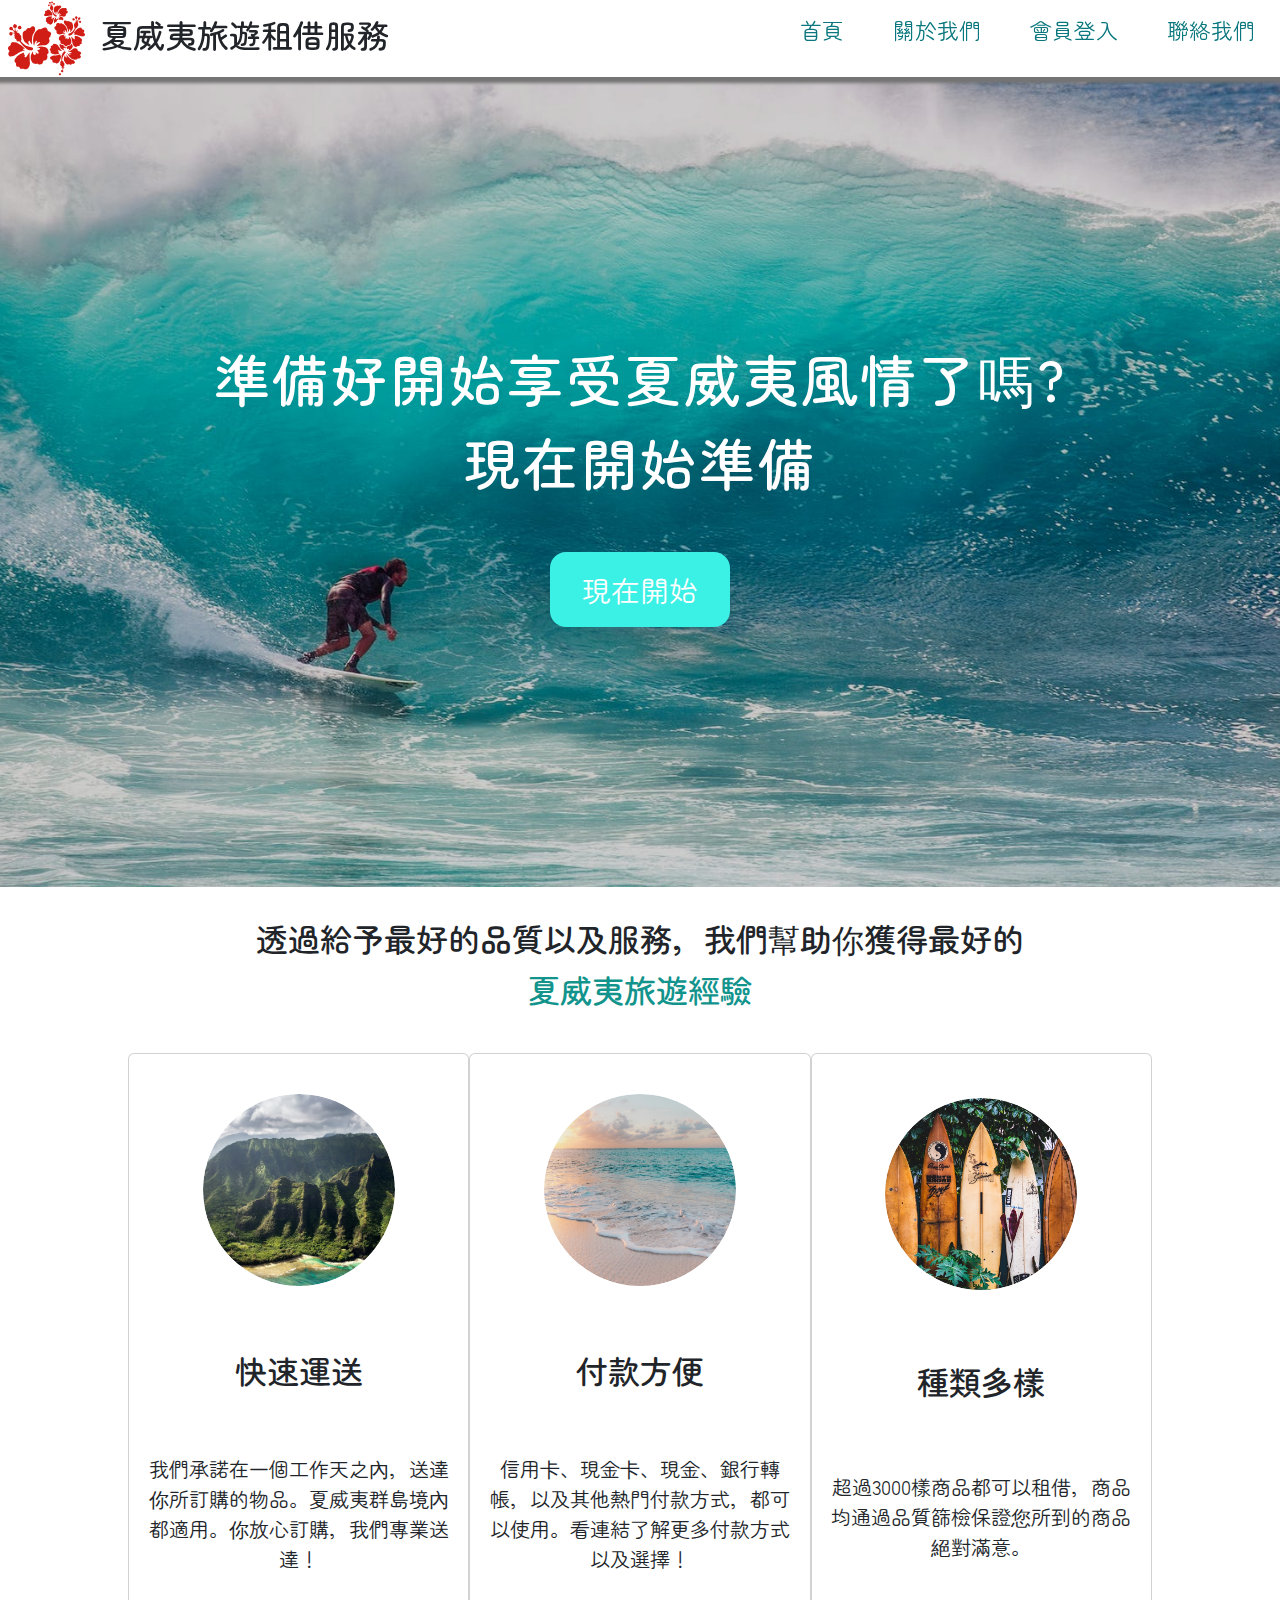
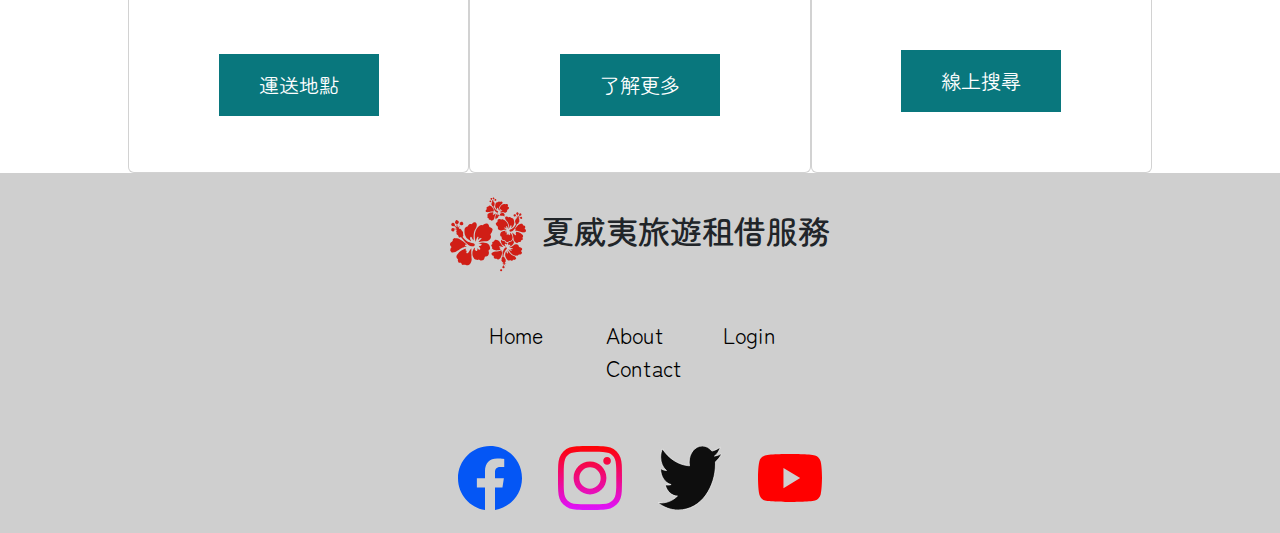
<file: index.html>
<!DOCTYPE html>
<html lang="zh">

<head>
    <meta charset="UTF-8">
    <meta name="viewport" content="width=device-width, initial-scale=1.0">
    <meta name=description content="">
    <meta name=keywords content="">
    <meta property=og:image content="">
    <meta property=og:url content="">
    <meta property=og:title content="">
    <title>夏威夷旅遊租借服務｜夏威夷最方便快速的旅遊出租服務網</title>
    <!-- google fonst 字型 搭配CSS-->
    <link rel="preconnect" href="https://fonts.googleapis.com">
    <link rel="preconnect" href="https://fonts.gstatic.com" crossorigin>
    <link href="https://fonts.googleapis.com/css2?family=Zen+Maru+Gothic:wght@300;400;500;700;900&display=swap"
        rel="stylesheet">
    <link rel="stylesheet" href="./style/style.css">
    <link rel="stylesheet" href="./myall.css">
    <link rel="stylesheet" href="./bootstrap.min.css">
</head>

<body>
    <header>
        <div class="logo">
            <img src="./Icons/black logo.svg" alt="Logo">
            <h1>夏威夷旅遊租借服務</h1>
        </div>

        <nav>
            <ul>
                <li><a href="index.html">首頁</a></li>
                <li><a href="./about.html">關於我們</a></li>
                <li><a href="member.html">會員登入</a></li>
                <li><a href="contact.html">聯絡我們</a></li>
            </ul>
        </nav>
    </header>

    <main>
        <section class="backImage">
            <div class="filter"></div>
            <h3>
                準備好開始享受夏威夷風情了嗎?<br>
                現在開始準備
            </h3>
            <button class="start">現在開始</button>
        </section>

        <section class="second">
            <h2>
                透過給予最好的品質以及服務，我們幫助你獲得最好的<br>
                <span style="color: #12948c;">夏威夷旅遊經驗</span>
            </h2>

            <section class="cards">
                <div class="card">
                    <div class="image-container">
                        <img src="./Pictures/braden-jarvis-prSogOoFmkw-unsplash.jpg" alt="picture">
                    </div>
                    <h4>快速運送</h4>
                    <p>我們承諾在一個工作天之內，送達你所訂購的物品。夏威夷群島境內都適用。你放心訂購，我們專業送達！</p>
                    <a href="#">運送地點</a>
                </div>
                <div class="card">
                    <div class="image-container">
                        <img src="./Pictures/sean-o-KMn4VEeEPR8-unsplash.jpg" alt="picture">
                    </div>
                    <h4>付款方便</h4>
                    <p>信用卡、現金卡、現金、銀行轉帳，以及其他熱門付款方式，都可以使用。看連結了解更多付款方式以及選擇！</p>
                    <a href="#">了解更多</a>
                </div>
                <div class="card">
                    <div class="image-container">
                        <img src="./Pictures/tatonomusic-FFCgotROOTY-unsplash.jpg" alt="picture">
                    </div>
                    <h4>種類多樣</h4>
                    <p>超過3000樣商品都可以租借，商品均通過品質篩檢保證您所到的商品絕對滿意。</p>
                    <a href="#">線上搜尋</a>
                </div>
            </section>
        </section>
    </main>

    <footer>
        <div class="logo">
            <img src="./Icons/black logo.svg" alt="Logo">
            <h1>夏威夷旅遊租借服務</h1>
        </div>

        <nav>
            <ul>
                <li><a href="index.html">Home</a></li>
                <li><a href="about.html">About</a></li>
                <li><a href="member.html">Login</a></li>
                <li><a href="contact.html">Contact</a></li>
            </ul>
        </nav>
        <section class="links">
            <a href="#"><img src="./Icons/facebook.svg" alt="facebook"></a>
            <a href="#"><img src="./Icons/instagram.svg" alt="instagram"></a>
            <a href="#"><img src="./Icons/twitter.svg" alt="twitter"></a>
            <a href="#"><img src="./Icons/youtube.svg" alt="youtube"></a>
        </section>
    </footer>
</body>

</html>
</file>
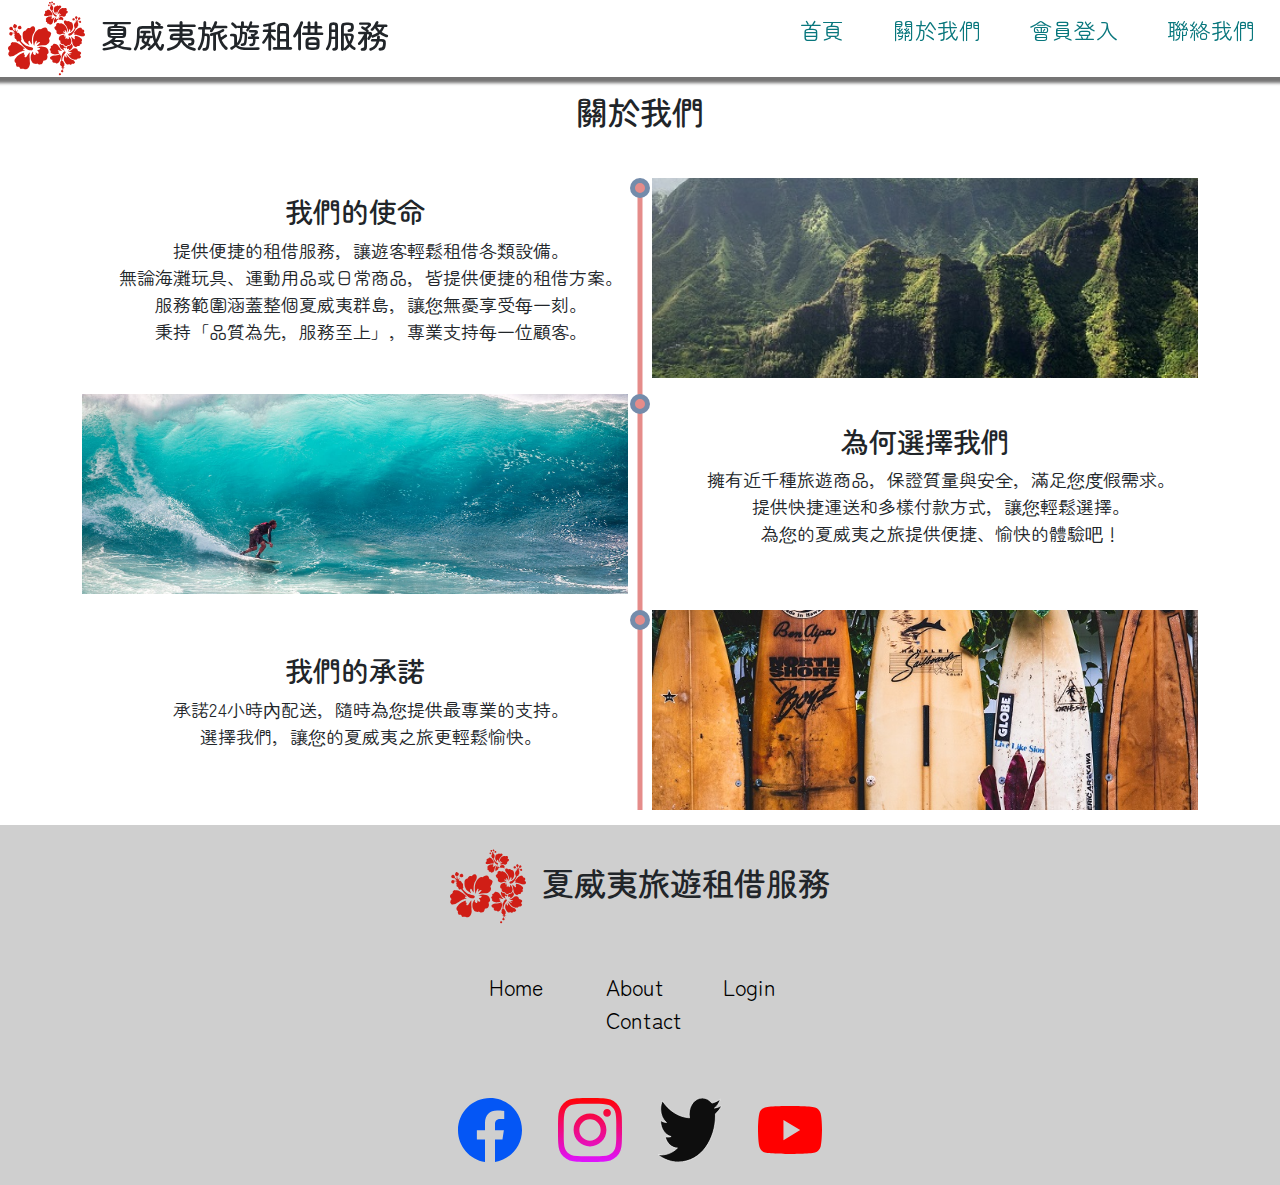
<file: 20241009-Hawaii-about.html>
<!DOCTYPE html>
<html lang="zh">

<head>
    <meta charset="UTF-8">
    <meta name="viewport" content="width=device-width, initial-scale=1.0">
    <meta name=description content="">
    <meta name=keywords content="">
    <meta property=og:image content="">
    <meta property=og:url content="">
    <meta property=og:title content="">
    <title>關於我們｜夏威夷旅遊租借服務</title>
    <!-- google fonst 字型 搭配CSS-->
    <link rel="preconnect" href="https://fonts.googleapis.com">
    <link rel="preconnect" href="https://fonts.gstatic.com" crossorigin>
    <link href="https://fonts.googleapis.com/css2?family=Zen+Maru+Gothic:wght@300;400;500;700;900&display=swap"
        rel="stylesheet">
    <link rel="stylesheet" href="./style/style.css">
    <link rel="stylesheet" href="./myall.css">
    <link rel="stylesheet" href="./bootstrap.min.css">

    <style>
        main {
            /* display: flex;
            flex-direction: column;
            min-height: calc(100vh - 60px); 
            justify-content: flex-start;
            padding: 20px 0; */
            background-color: #ffffff;
            padding: 15px;
        }


        main ul {
            list-style-type: none;
            font-size: 18px;
            text-align: center;
        }

        main ul li.break-word {
            overflow-wrap: break-word;
        }

        .rollerbox {
            position: relative;
            overflow: hidden;
        }

        /* .rollerbox .roller {
            position: absolute;
            content: "";
            width: 100%;
            height: 100%;
            background-color: rgba(0, 0, 0, 0.3);
            left: 0;
            transform: translateY(-100%);
        } */

        /* .rollerbox:hover .roller {
            transform: translateY(0%);
            transition: transform 2s;
        } */

        /* .rollerbox .roller .h1 a {
            line-height: 200px;
            text-decoration: none;
            color: var(--mycolor24);
        } */

        .timeline-section {
            position: relative;
        }

        .timeline-section::before {
            position: absolute;
            content: "";
            width: 5px;
            background-color: var(--mycolor23);
            top: 100px;
            bottom: 0;
            left: 50%;
            transform: translateX(-50%);
        }

        /* 時間軸圓點 */
        .timeline-section-pointer {
            position: relative;
        }

        .timeline-section-pointer::before {
            position: absolute;
            content: "";
            width: 20px;
            height: 20px;
            background-color: var(--mycolor23);
            border: 5px solid var(--mycolor19);
            top: 0%;
            border-radius: 50%;
            left: 50%;
            transform: translateX(-50%);
        }

        .timeline-section-pointer:hover::before {
            width: 23px;
            height: 23px;
        }



        @media screen and (max-width: 768px) {
            .timeline-section::before {
                left: -20px;
                display: none;
            }

            .timeline-section-pointer::before {
                left: -8px;
                display: none;
            }
        }
    </style>


</head>

<body>
    <header>
        <div class="logo">
            <img src="./Icons/black logo.svg" alt="Logo">
            <h1>夏威夷旅遊租借服務</h1>
        </div>

        <nav>
            <ul>
                <li><a href="20241009-Hawaii-index.html">首頁</a></li>
                <li><a href="20241009-Hawaii-about.html">關於我們</a></li>
                <li><a href="20241009-Hawaii-member.html">會員登入</a></li>
                <li><a href="20241009-Hawaii-contact.html">聯絡我們</a></li>
            </ul>
        </nav>
    </header>

    <main>
        <section>
            <div class="container">
                <div class="timeline-section">
                    <div class="h1 text01 text-center fw-900 mb-5">
                        <h2>關於我們</h2>
                    </div>
                    <div class="row align-items-center timeline-section-pointer">
                        <div class="col-md-6">
                            <div class="text02">
                                <div class="h3 fw-500 text-center">我們的使命</div>
                                <ul>
                                    <li class="break-word">提供便捷的租借服務，讓遊客輕鬆租借各類設備。</li>
                                    <li class="break-word">無論海灘玩具、運動用品或日常商品，皆提供便捷的租借方案。</li>
                                    <li class="break-word">服務範圍涵蓋整個夏威夷群島，讓您無憂享受每一刻。</li>
                                    <li class="break-word">秉持「品質為先，服務至上」，專業支持每一位顧客。</li>
                                </ul>
                            </div>
                        </div>
                        <div class="col-md-6">
                            <div class="img01 bg-cover rollerbox"
                                style="background-image: url('./Pictures/braden-jarvis-prSogOoFmkw-unsplash.jpg'); height: 200px;">
                                <!-- <div class="roller">
                                <div class="h1 text-center"><a href="#">查看我們的服務</a></div>
                            </div> -->
                            </div>
                        </div>
                    </div>

                    <div class="row align-items-center flex-row-reverse mt-3 timeline-section-pointer">
                        <div class="col-md-6">
                            <div class="text02">
                                <div class="h3 fw-500 text-center">為何選擇我們</div>
                                <ul>
                                    <li class="break-word">擁有近千種旅遊商品，保證質量與安全，滿足您度假需求。</li>
                                    <li class="break-word">提供快捷運送和多樣付款方式，讓您輕鬆選擇。</li>
                                    <li class="break-word">為您的夏威夷之旅提供便捷、愉快的體驗吧！</li>
                                </ul>
                            </div>
                        </div>
                        <div class="col-md-6">
                            <div class="img01 bg-cover rollerbox "
                                style="background-image: url(./Pictures/pexels-photo-416676.jpeg); height: 200px;">
                                <!-- <div class="roller">
                                <div class="h1 text-center"><a href="#">了解更多</a></div>
                            </div> -->
                            </div>
                        </div>
                    </div>

                    <div class="row align-items-center mt-3 timeline-section-pointer">
                        <div class="col-md-6">
                            <div class="text02">
                                <div class="h3 fw-500 text-center">我們的承諾</div>
                                <ul>
                                    <li class="break-word">承諾24小時內配送，隨時為您提供最專業的支持。</li>
                                    <li class="break-word">選擇我們，讓您的夏威夷之旅更輕鬆愉快。</li>
                                </ul>
                            </div>
                        </div>
                        <div class="col-md-6">
                            <div class="img01 bg-cover rollerbox"
                                style="background-image: url(./Pictures/tatonomusic-FFCgotROOTY-unsplash.jpg); height: 200px;">
                                <!-- <div class="roller">
                                <div class="h1 text-center"><a href="#">了解我們的更多服務</a></div>
                            </div> -->
                            </div>
                        </div>
                    </div>
                </div>
            </div>
        </section>
    </main>

    <footer>
        <div class="logo">
            <img src="./Icons/black logo.svg" alt="Logo">
            <h1>夏威夷旅遊租借服務</h1>
        </div>

        <nav>
            <ul>
                <li><a href="20241009-Hawaii-index.html">Home</a></li>
                <li><a href="20241009-Hawaii-about.html">About</a></li>
                <li><a href="20241009-Hawaii-member.html">Login</a></li>
                <li><a href="20241009-Hawaii-contact.html">Contact</a></li>
            </ul>
        </nav>

        <section class="links">
            <a href="#"><img src="./Icons/facebook.svg" alt="facebook"></a>
            <a href="#"><img src="./Icons/instagram.svg" alt="instagram"></a>
            <a href="#"><img src="./Icons/twitter.svg" alt="twitter"></a>
            <a href="#"><img src="./Icons/youtube.svg" alt="youtube"></a>
        </section>
    </footer>
    <script src="./js/bootstrap.bundle.min.js"></script>
</body>

</html>
</file>
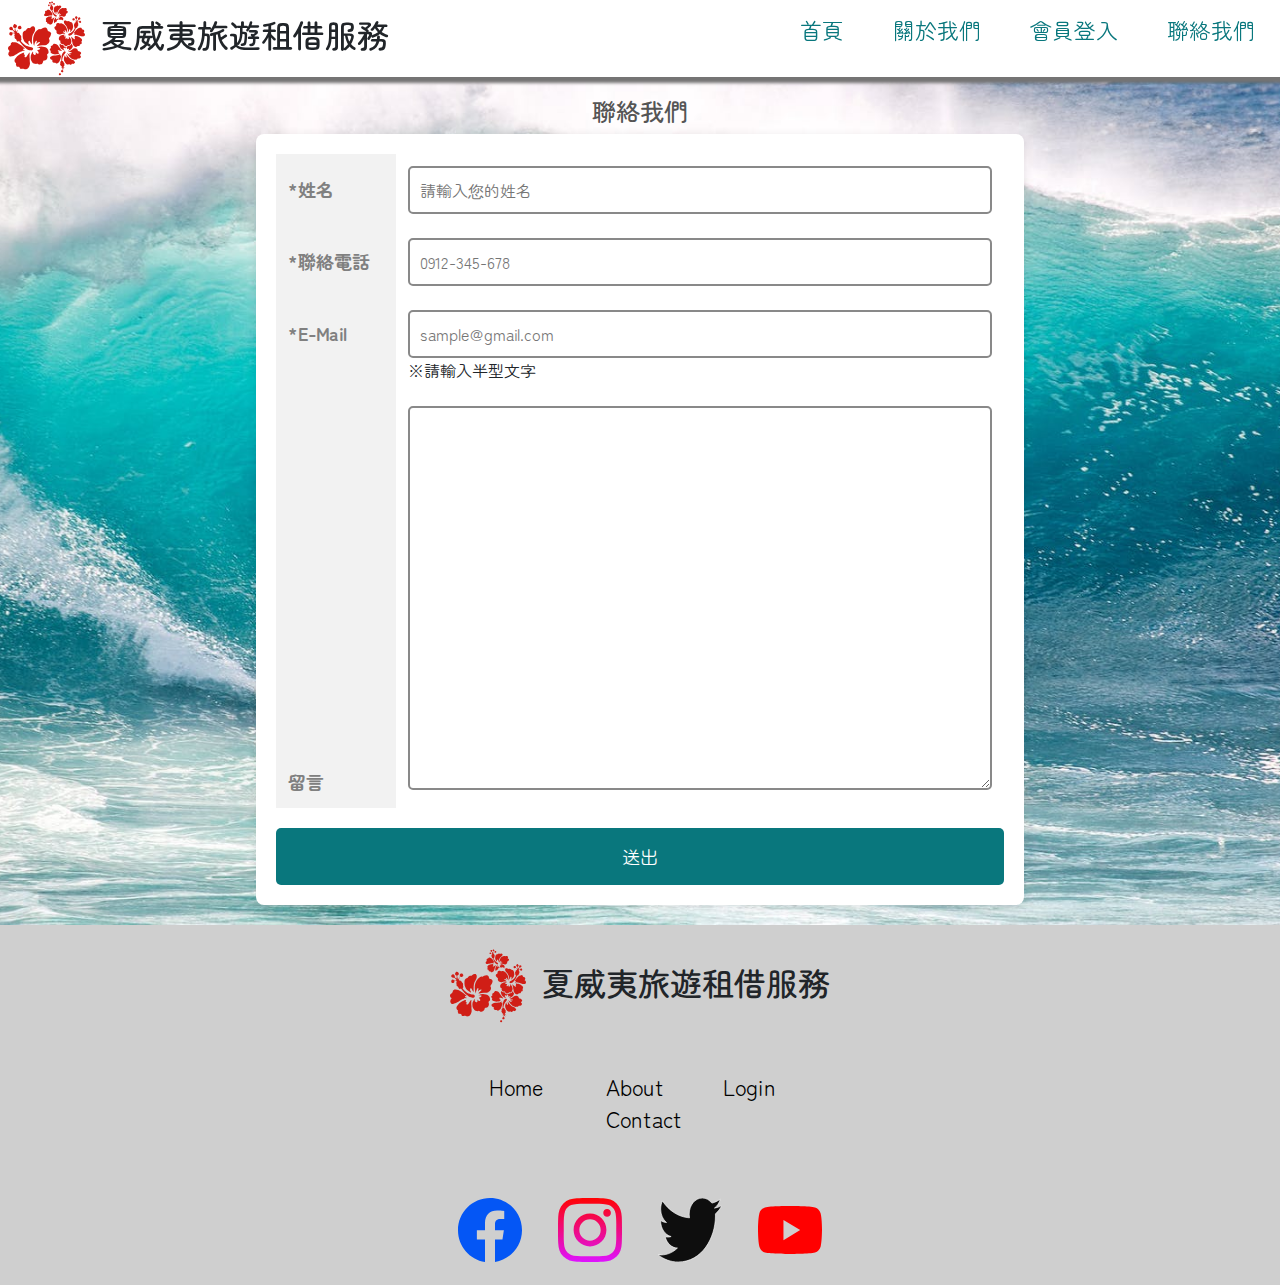
<file: 20241009-Hawaii-contact.html>
<!DOCTYPE html>
<html lang="zh">

<head>
    <meta charset="UTF-8">
    <meta name="viewport" content="width=device-width, initial-scale=1.0">
    <meta name=description content="">
    <meta name=keywords content="">
    <meta property=og:image content="">
    <meta property=og:url content="">
    <meta property=og:title content="">
    <title>夏威夷旅遊租借服務｜夏威夷最方便快速的旅遊出租服務網</title>
    <!-- google fonst 字型 搭配CSS-->
    <link rel="preconnect" href="https://fonts.googleapis.com">
    <link rel="preconnect" href="https://fonts.gstatic.com" crossorigin>
    <link href="https://fonts.googleapis.com/css2?family=Zen+Maru+Gothic:wght@300;400;500;700;900&display=swap"
        rel="stylesheet">
    <link rel="stylesheet" href="./style/style.css">
    <link rel="stylesheet" href="./myall.css">
    <link rel="stylesheet" href="./bootstrap.min.css">
    <style>
        /* 設定頁面基本字體和間距 */
        /* body {
            font-family: 'Arial', sans-serif;
            margin: 0;
            padding: 0;
            background-color: #f7f7f7;
            color: #333;
        } */

        /* 標題樣式 */
        h2 {
            text-align: center;
            font-size: 24px;
            color: #555;
            margin-top: 20px;
        }

        /* 表單容器 */
        form {
            margin: 0 auto;
            width: 60%;
            background-color: #fff;
            padding: 20px;
            border-radius: 8px;
            box-shadow: 0 2px 10px rgba(0, 0, 0, 0.1);
            margin-bottom: 20px;
        }

        /* 表格樣式 */
        .contact {
            width: 100%;
            /* border-collapse: collapse; */
            margin-bottom: 20px;
        }

        .contact th,.contact td {
            padding: 12px;
            text-align: left;
        }

        .contact th {
            width: 120px;
            background-color: #f2f2f2;
            font-weight: bolder;
            color: #808080;
            font-size: 18px;
        }

        .contact td input,
        .contact td textarea {
            width: 100%;
            padding: 10px;
            border: 2px solid #898989;
            border-radius: 5px;
            font-size: 16px;
        }

        /* .contact td textarea {
            resize: vertical;
        } */

        .btn {
            display: block;
            width: 100%;
            padding: 15px;
            background-color: #09777d;
            color: white;
            font-size: 18px;
            border: none;
            border-radius: 5px;
            cursor: pointer;
            /* transition: background-color 0.3s ease; */
        }

        /* .btn:hover {
            background-color: #45a049;
        }

        .btn:active {
            background-color: #3e8e41;
        } */

        /* 響應式設計：當螢幕小於768px時調整表單寬度 */
        @media (max-width: 768px) {
            form {
                width: 90%;
            }
        }
    </style>

</head>

<body>
    <header>
        <div class="logo">
            <img src="./Icons/black logo.svg" alt="Logo">
            <h1>夏威夷旅遊租借服務</h1>
        </div>

        <nav>
            <ul>
                <li><a href="20241009-Hawaii-index.html">首頁</a></li>
                <li><a href="20241009-Hawaii-about.html">關於我們</a></li>
                <li><a href="20241009-Hawaii-member.html">會員登入</a></li>
                <li><a href="20241009-Hawaii-contact.html">聯絡我們</a></li>
            </ul>
        </nav>
    </header>

    <main>
        <section class="backImage">
            <h2>聯絡我們</h2>
            <form action="#">
                <table class="contact">
                    <tr>
                        <th>*姓名</th>
                        <td>
                            <input type="text" name="name" placeholder="請輸入您的姓名" required>
                        </td>
                    </tr>
                    <tr>
                        <th>*聯絡電話</th>
                        <td>
                            <input type="tel" name="tel"  placeholder="0912-345-678" required>
                        </td>
                    </tr>
                    <tr>
                        <th>*E-Mail</th>
                        <td>
                            <input type="email" name="email" placeholder="sample@gmail.com" required>※請輸入半型文字
                        </td>
                    </tr>
                    <tr>
                        <th>留言</th>
                        <td><textarea name="message" rows="15" cols="45"></textarea></td>
                    </tr>
                </table>
                <button type="submit" class="btn">送出</button>
            </form>
        </section>
    </main>

    <footer>
        <div class="logo">
            <img src="./Icons/black logo.svg" alt="Logo">
            <h1>夏威夷旅遊租借服務</h1>
        </div>

        <nav>
            <ul>
                <li><a href="20241009-Hawaii-index.html">Home</a></li>
                <li><a href="20241009-Hawaii-about.html">About</a></li>
                <li><a href="20241009-Hawaii-member.html">Login</a></li>
                <li><a href="20241009-Hawaii-contact.html">Contact</a></li>
            </ul>
        </nav>

        <section class="links">
            <a href="#"><img src="./Icons/facebook.svg" alt="facebook"></a>
            <a href="#"><img src="./Icons/instagram.svg" alt="instagram"></a>
            <a href="#"><img src="./Icons/twitter.svg" alt="twitter"></a>
            <a href="#"><img src="./Icons/youtube.svg" alt="youtube"></a>
        </section>
    </footer>
</body>

</html>
</file>
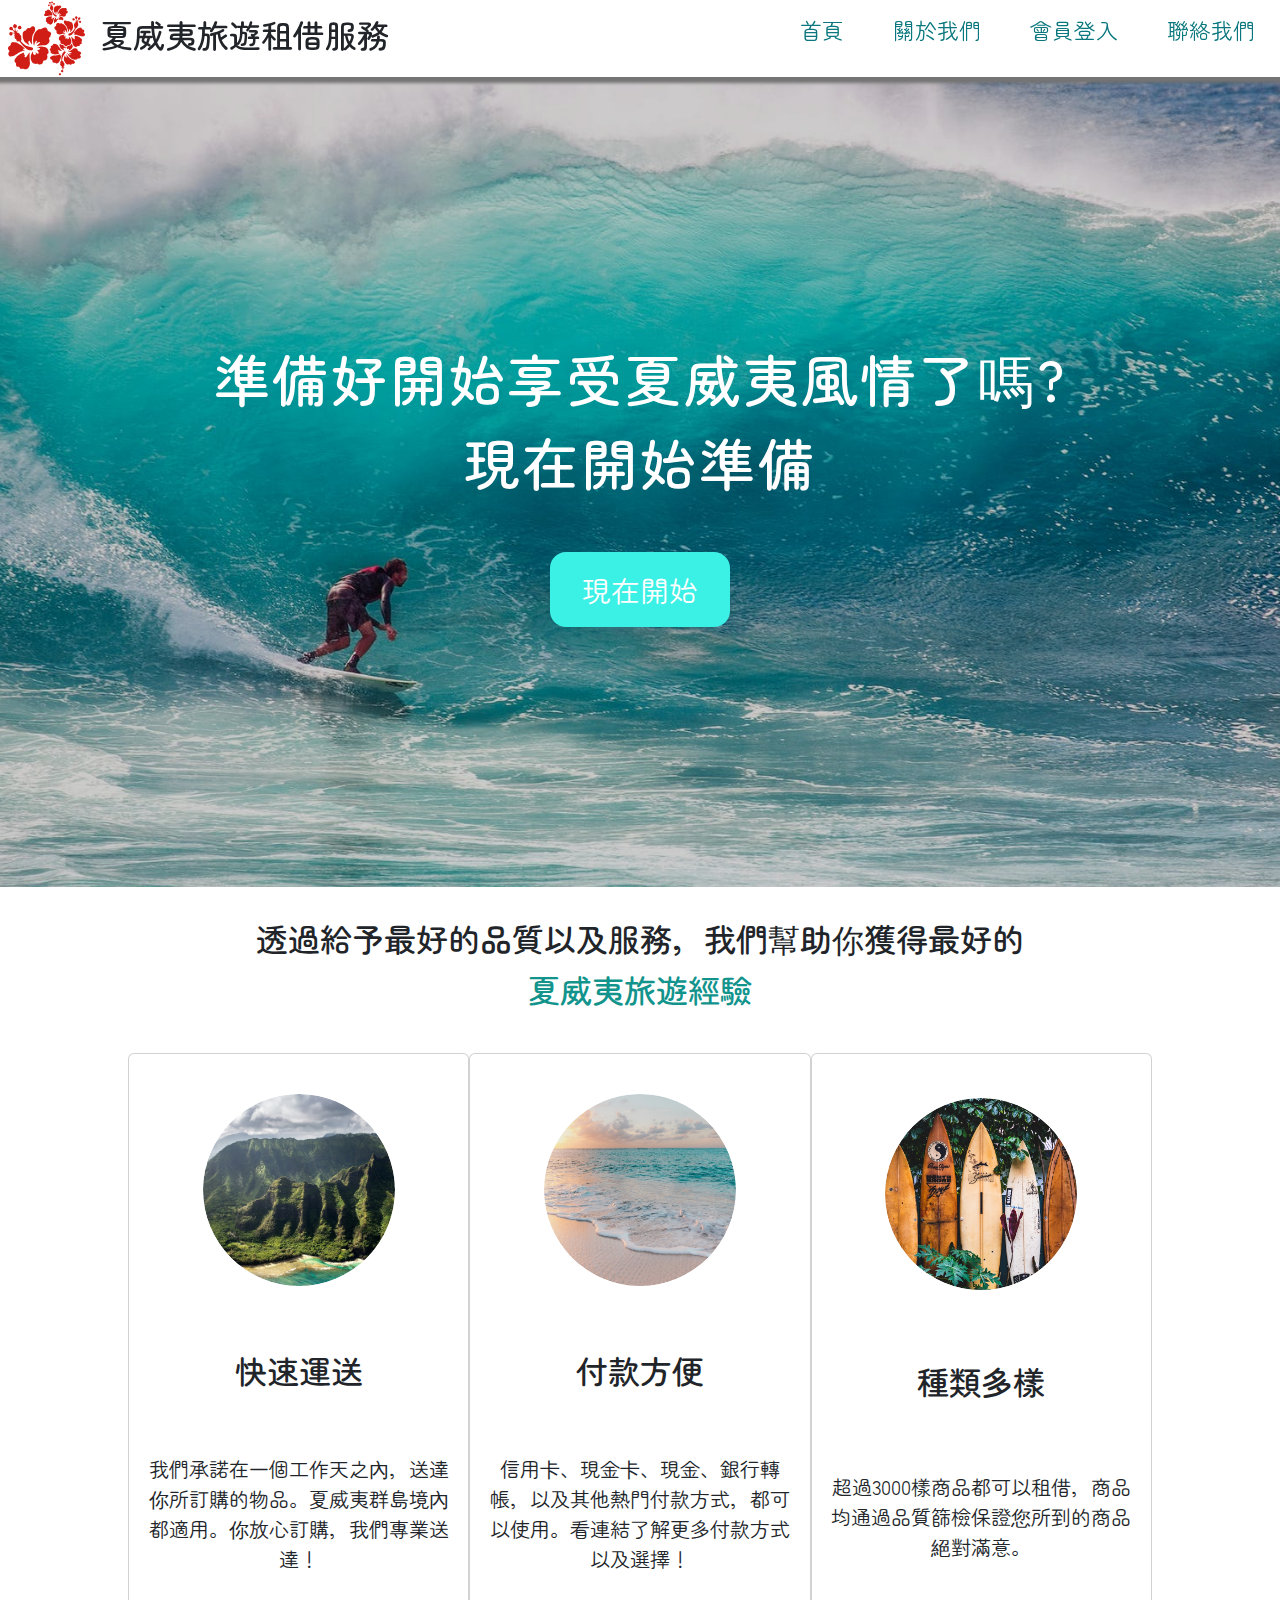
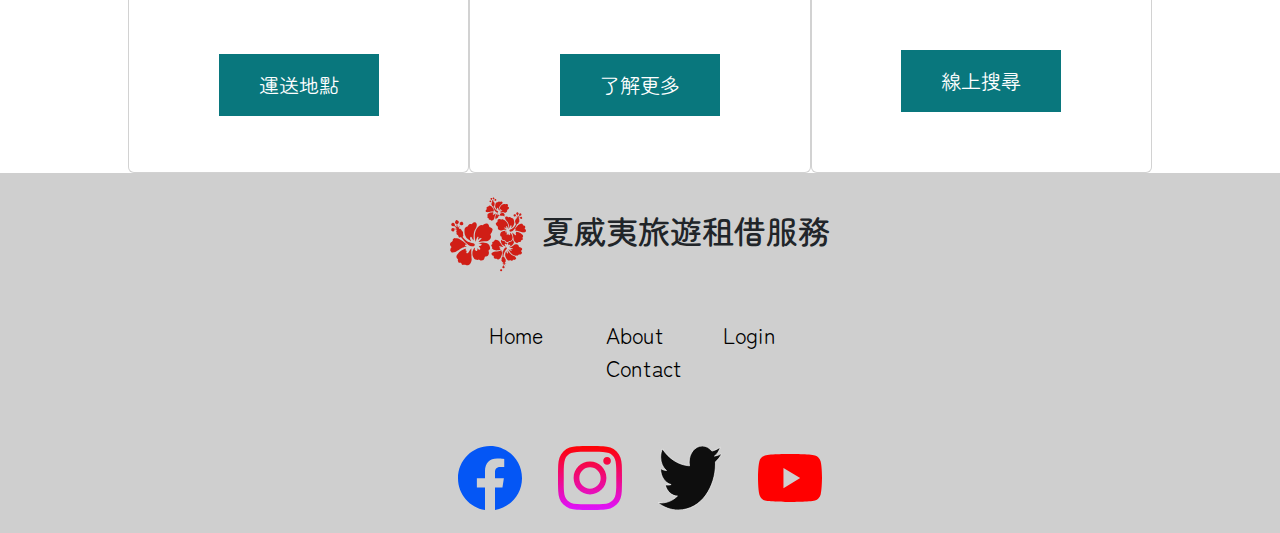
<file: 20241009-Hawaii-index.html>
<!DOCTYPE html>
<html lang="zh">

<head>
    <meta charset="UTF-8">
    <meta name="viewport" content="width=device-width, initial-scale=1.0">
    <meta name=description content="">
    <meta name=keywords content="">
    <meta property=og:image content="">
    <meta property=og:url content="">
    <meta property=og:title content="">
    <title>夏威夷旅遊租借服務｜夏威夷最方便快速的旅遊出租服務網</title>
    <!-- google fonst 字型 搭配CSS-->
    <link rel="preconnect" href="https://fonts.googleapis.com">
    <link rel="preconnect" href="https://fonts.gstatic.com" crossorigin>
    <link href="https://fonts.googleapis.com/css2?family=Zen+Maru+Gothic:wght@300;400;500;700;900&display=swap"
        rel="stylesheet">
    <link rel="stylesheet" href="./style/style.css">
    <link rel="stylesheet" href="./myall.css">
    <link rel="stylesheet" href="./bootstrap.min.css">
</head>

<body>
    <header>
        <div class="logo">
            <img src="./Icons/black logo.svg" alt="Logo">
            <h1>夏威夷旅遊租借服務</h1>
        </div>

        <nav>
            <ul>
                <li><a href="20241009-Hawaii-index.html">首頁</a></li>
                <li><a href="20241009-Hawaii-about.html">關於我們</a></li>
                <li><a href="20241009-Hawaii-member.html">會員登入</a></li>
                <li><a href="20241009-Hawaii-contact.html">聯絡我們</a></li>
            </ul>
        </nav>
    </header>

    <main>
        <section class="backImage">
            <div class="filter"></div>
            <h3>
                準備好開始享受夏威夷風情了嗎?<br>
                現在開始準備
            </h3>
            <button class="start">現在開始</button>
        </section>

        <section class="second">
            <h2>
                透過給予最好的品質以及服務，我們幫助你獲得最好的<br>
                <span style="color: #12948c;">夏威夷旅遊經驗</span>
            </h2>

            <section class="cards">
                <div class="card">
                    <div class="image-container">
                        <img src="./Pictures/braden-jarvis-prSogOoFmkw-unsplash.jpg" alt="picture">
                    </div>
                    <h4>快速運送</h4>
                    <p>我們承諾在一個工作天之內，送達你所訂購的物品。夏威夷群島境內都適用。你放心訂購，我們專業送達！</p>
                    <a href="#">運送地點</a>
                </div>
                <div class="card">
                    <div class="image-container">
                        <img src="./Pictures/sean-o-KMn4VEeEPR8-unsplash.jpg" alt="picture">
                    </div>
                    <h4>付款方便</h4>
                    <p>信用卡、現金卡、現金、銀行轉帳，以及其他熱門付款方式，都可以使用。看連結了解更多付款方式以及選擇！</p>
                    <a href="#">了解更多</a>
                </div>
                <div class="card">
                    <div class="image-container">
                        <img src="./Pictures/tatonomusic-FFCgotROOTY-unsplash.jpg" alt="picture">
                    </div>
                    <h4>種類多樣</h4>
                    <p>超過3000樣商品都可以租借，商品均通過品質篩檢保證您所到的商品絕對滿意。</p>
                    <a href="#">線上搜尋</a>
                </div>
            </section>
        </section>
    </main>

    <footer>
        <div class="logo">
            <img src="./Icons/black logo.svg" alt="Logo">
            <h1>夏威夷旅遊租借服務</h1>
        </div>

        <nav>
            <ul>
                <li><a href="20241009-Hawaii-index.html">Home</a></li>
                <li><a href="20241009-Hawaii-about.html">About</a></li>
                <li><a href="20241009-Hawaii-member.html">Login</a></li>
                <li><a href="20241009-Hawaii-contact.html">Contact</a></li>
            </ul>
        </nav>
        <section class="links">
            <a href="#"><img src="./Icons/facebook.svg" alt="facebook"></a>
            <a href="#"><img src="./Icons/instagram.svg" alt="instagram"></a>
            <a href="#"><img src="./Icons/twitter.svg" alt="twitter"></a>
            <a href="#"><img src="./Icons/youtube.svg" alt="youtube"></a>
        </section>
    </footer>
</body>

</html>
</file>
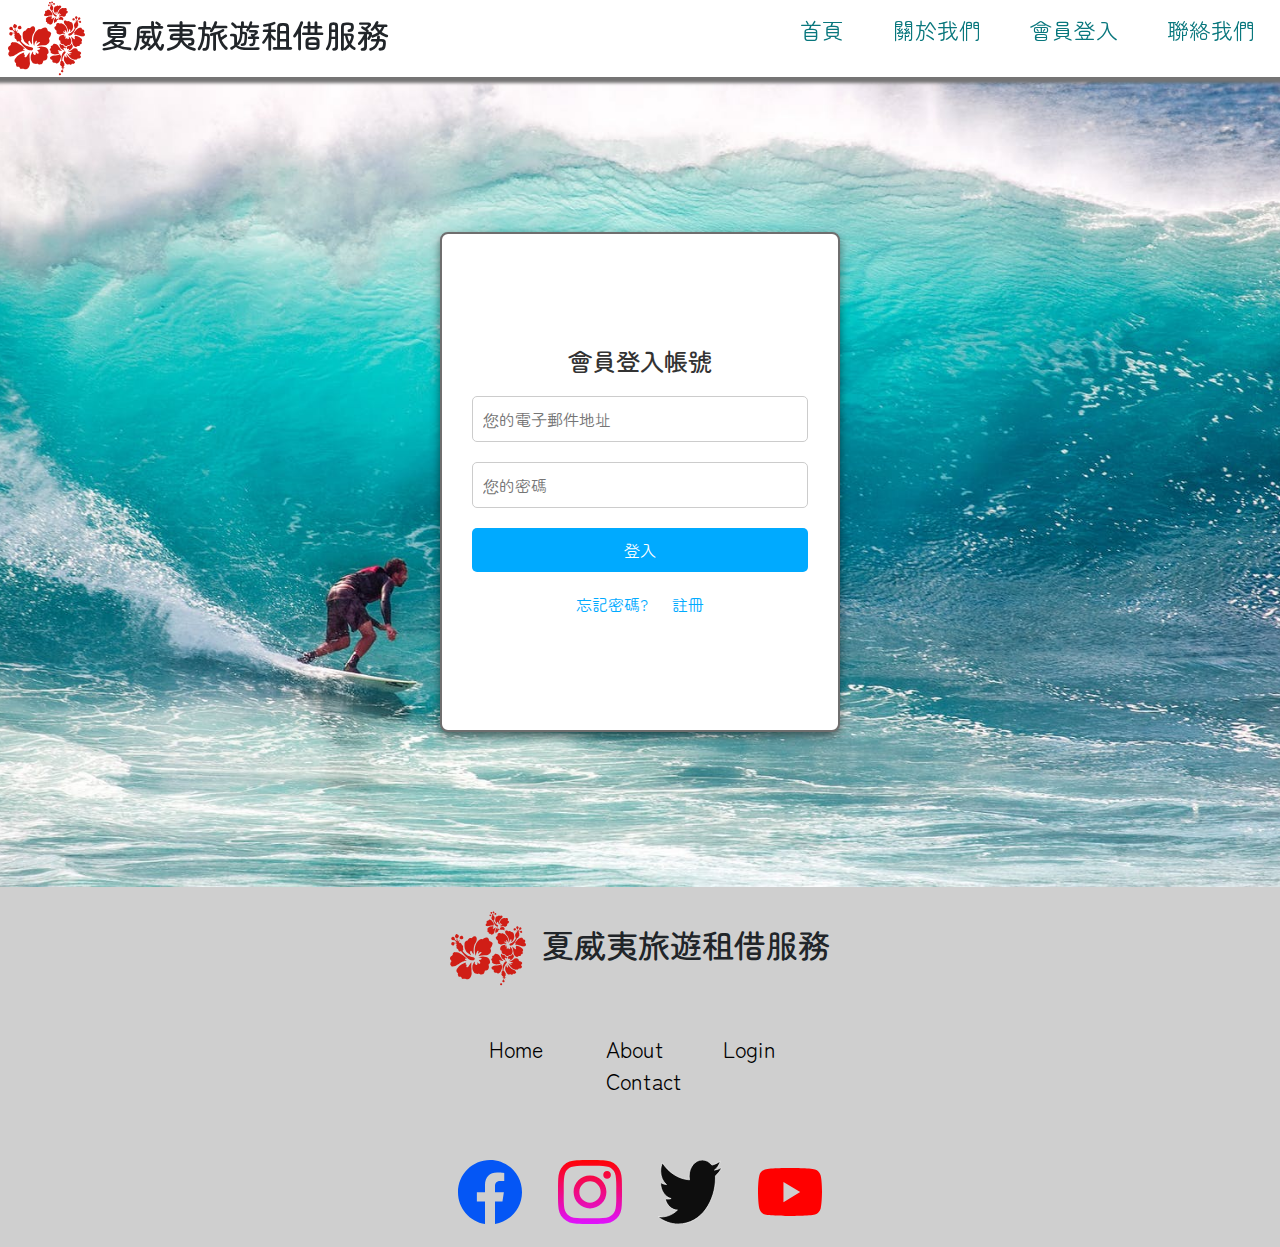
<file: 20241009-Hawaii-member.html>
<!DOCTYPE html>
<html lang="zh">

<head>
    <meta charset="UTF-8">
    <meta name="viewport" content="width=device-width, initial-scale=1.0">
    <meta name=description content="">
    <meta name=keywords content="">
    <meta property=og:image content="">
    <meta property=og:url content="">
    <meta property=og:title content="">
    <title>夏威夷旅遊租借服務｜夏威夷最方便快速的旅遊出租服務網</title>
    <!-- google fonst 字型 搭配CSS-->
    <link rel="preconnect" href="https://fonts.googleapis.com">
    <link rel="preconnect" href="https://fonts.gstatic.com" crossorigin>
    <link href="https://fonts.googleapis.com/css2?family=Zen+Maru+Gothic:wght@300;400;500;700;900&display=swap"
        rel="stylesheet">
    <link rel="stylesheet" href="./style/style.css">
    <link rel="stylesheet" href="./myall.css">
    <link rel="stylesheet" href="./bootstrap.min.css">
    <style>
        main {
            display: flex;
            justify-content: center;
            align-items: center;
            height: 90vh;
            padding: 0;
        }

        .container {
            background-color: #ffffff;
            padding: 30px;
            border: 2px solid #6e6e6e;
            border-radius: 8px;
            box-shadow: 0 4px 10px rgba(0, 0, 0, 0.5);
            width: 100%;
            max-width: 400px;
            height: 500px;
            display: flex;
            flex-direction: column;
            justify-content: center;
            align-items: center;
        }

        h1.lgd {
            font-size: 24px;
            margin-bottom: 10px;
            color: #333;
            text-align: center;
        }

        p {
            font-size: 14px;
            color: #666;
            text-align: center;
            margin-bottom: 20px;
        }

        input[type="text"],
        input[type="password"],
        input[type="submit"] {
            width: 100%;
            padding: 10px;
            margin: 10px 0;
            font-size: 16px;
            border: 1px solid #ccc;
            border-radius: 5px;
        }

        input[type="submit"] {
            background-color: #00aaff;
            color: white;
            border: none;
            cursor: pointer;
        }

        input[type="submit"]:hover {
            background-color: #0077cc;
        }

        #sign {
            text-align: center;
            margin-top: 10px;
        }

        #sign a {
            color: #00aaff;
            text-decoration: none;
            margin: 0 10px;
        }

        #sign a:hover {
            text-decoration: underline;
        }

        @media (max-width: 768px) {
            .container {
                padding: 20px;
            }

            h1.lgd {
                font-size: 20px;
            }
        }
    </style>

</head>

<body>
    <header>
        <div class="logo">
            <img src="./Icons/black logo.svg" alt="Logo">
            <h1>夏威夷旅遊租借服務</h1>
        </div>

        <nav>
            <ul>
                <li><a href="20241009-Hawaii-index.html">首頁</a></li>
                <li><a href="20241009-Hawaii-about.html">關於我們</a></li>
                <li><a href="20241009-Hawaii-member.html">會員登入</a></li>
                <li><a href="20241009-Hawaii-contact.html">聯絡我們</a></li>
            </ul>
        </nav>
    </header>

    <main>
        <section class="backImage">
            <!--login會員登入-->
            <form class="login">
                <div id="right" class="container">
                    <fieldset>
                        <h1 class="lgd">會員登入帳號</h1>
                        <!-- 用戶名輸入框 -->
                        <input type="text" id="username" name="username" class="username_email" placeholder="您的電子郵件地址"
                            required>

                        <!-- 密碼輸入框 -->
                        <input type="password" id="password" name="password" class="password1" placeholder="您的密碼"
                            required>

                        <!-- 登入按鈕 -->
                        <input type="submit" value="登入" class="btn" id="submit">

                        <!-- 忘記密碼、註冊鏈接 -->
                        <div id="sign">
                            <a href="#" id="member_btn">忘記密碼?</a>
                            <a href="#" id="register">註冊</a>
                        </div>
                    </fieldset>
                </div>
            </form>
        </section>
    </main>
    <footer>
        <div class="logo">
            <img src="./Icons/black logo.svg" alt="Logo">
            <h1>夏威夷旅遊租借服務</h1>
        </div>

        <nav>
            <ul>
                <li><a href="20241009-Hawaii-index.html">Home</a></li>
                <li><a href="20241009-Hawaii-about.html">About</a></li>
                <li><a href="20241009-Hawaii-member.html">Login</a></li>
                <li><a href="20241009-Hawaii-contact.html">Contact</a></li>
            </ul>
        </nav>

        <section class="links">
            <a href="#"><img src="./Icons/facebook.svg" alt="facebook"></a>
            <a href="#"><img src="./Icons/instagram.svg" alt="instagram"></a>
            <a href="#"><img src="./Icons/twitter.svg" alt="twitter"></a>
            <a href="#"><img src="./Icons/youtube.svg" alt="youtube"></a>
        </section>
    </footer>
    <script src="./js/bootstrap.bundle.min.js"></script>
</body>

</html>
</file>
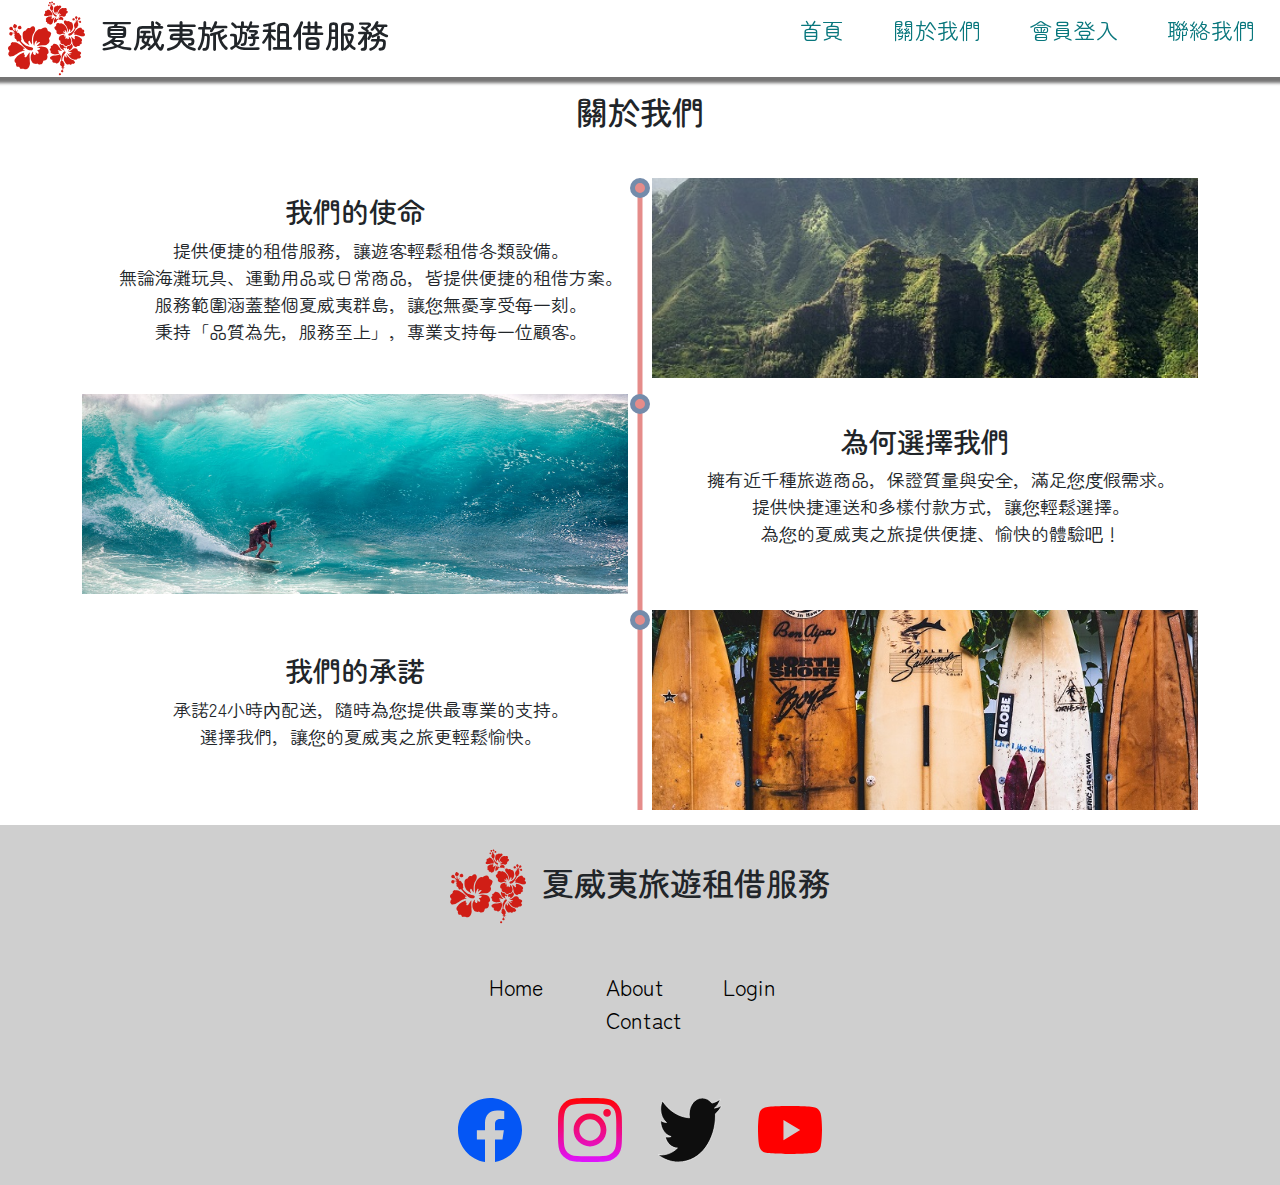
<file: about.html>
<!DOCTYPE html>
<html lang="zh">

<head>
    <meta charset="UTF-8">
    <meta name="viewport" content="width=device-width, initial-scale=1.0">
    <meta name=description content="">
    <meta name=keywords content="">
    <meta property=og:image content="">
    <meta property=og:url content="">
    <meta property=og:title content="">
    <title>關於我們｜夏威夷旅遊租借服務</title>
    <!-- google fonst 字型 搭配CSS-->
    <link rel="preconnect" href="https://fonts.googleapis.com">
    <link rel="preconnect" href="https://fonts.gstatic.com" crossorigin>
    <link href="https://fonts.googleapis.com/css2?family=Zen+Maru+Gothic:wght@300;400;500;700;900&display=swap"
        rel="stylesheet">
    <link rel="stylesheet" href="./style/style.css">
    <link rel="stylesheet" href="./myall.css">
    <link rel="stylesheet" href="./bootstrap.min.css">

    <style>
        main {
            /* display: flex;
            flex-direction: column;
            min-height: calc(100vh - 60px); 
            justify-content: flex-start;
            padding: 20px 0; */
            background-color: #ffffff;
            padding: 15px;
        }


        main ul {
            list-style-type: none;
            font-size: 18px;
            text-align: center;
        }

        main ul li.break-word {
            overflow-wrap: break-word;
        }

        .rollerbox {
            position: relative;
            overflow: hidden;
        }

        /* .rollerbox .roller {
            position: absolute;
            content: "";
            width: 100%;
            height: 100%;
            background-color: rgba(0, 0, 0, 0.3);
            left: 0;
            transform: translateY(-100%);
        } */

        /* .rollerbox:hover .roller {
            transform: translateY(0%);
            transition: transform 2s;
        } */

        /* .rollerbox .roller .h1 a {
            line-height: 200px;
            text-decoration: none;
            color: var(--mycolor24);
        } */

        .timeline-section {
            position: relative;
        }

        .timeline-section::before {
            position: absolute;
            content: "";
            width: 5px;
            background-color: var(--mycolor23);
            top: 100px;
            bottom: 0;
            left: 50%;
            transform: translateX(-50%);
        }

        /* 時間軸圓點 */
        .timeline-section-pointer {
            position: relative;
        }

        .timeline-section-pointer::before {
            position: absolute;
            content: "";
            width: 20px;
            height: 20px;
            background-color: var(--mycolor23);
            border: 5px solid var(--mycolor19);
            top: 0%;
            border-radius: 50%;
            left: 50%;
            transform: translateX(-50%);
        }

        .timeline-section-pointer:hover::before {
            width: 23px;
            height: 23px;
        }



        @media screen and (max-width: 768px) {
            .timeline-section::before {
                left: -20px;
                display: none;
            }

            .timeline-section-pointer::before {
                left: -8px;
                display: none;
            }
        }
    </style>


</head>

<body>
    <header>
        <div class="logo">
            <img src="./Icons/black logo.svg" alt="Logo">
            <h1>夏威夷旅遊租借服務</h1>
        </div>

        <nav>
            <ul>
                <li><a href="index.html">首頁</a></li>
                <li><a href="about.html">關於我們</a></li>
                <li><a href="member.html">會員登入</a></li>
                <li><a href="contact.html">聯絡我們</a></li>
            </ul>
        </nav>
    </header>

    <main>
        <section>
            <div class="container">
                <div class="timeline-section">
                    <div class="h1 text01 text-center fw-900 mb-5">
                        <h2>關於我們</h2>
                    </div>
                    <div class="row align-items-center timeline-section-pointer">
                        <div class="col-md-6">
                            <div class="text02">
                                <div class="h3 fw-500 text-center">我們的使命</div>
                                <ul>
                                    <li class="break-word">提供便捷的租借服務，讓遊客輕鬆租借各類設備。</li>
                                    <li class="break-word">無論海灘玩具、運動用品或日常商品，皆提供便捷的租借方案。</li>
                                    <li class="break-word">服務範圍涵蓋整個夏威夷群島，讓您無憂享受每一刻。</li>
                                    <li class="break-word">秉持「品質為先，服務至上」，專業支持每一位顧客。</li>
                                </ul>
                            </div>
                        </div>
                        <div class="col-md-6">
                            <div class="img01 bg-cover rollerbox"
                                style="background-image: url('./Pictures/braden-jarvis-prSogOoFmkw-unsplash.jpg'); height: 200px;">
                                <!-- <div class="roller">
                                <div class="h1 text-center"><a href="#">查看我們的服務</a></div>
                            </div> -->
                            </div>
                        </div>
                    </div>

                    <div class="row align-items-center flex-row-reverse mt-3 timeline-section-pointer">
                        <div class="col-md-6">
                            <div class="text02">
                                <div class="h3 fw-500 text-center">為何選擇我們</div>
                                <ul>
                                    <li class="break-word">擁有近千種旅遊商品，保證質量與安全，滿足您度假需求。</li>
                                    <li class="break-word">提供快捷運送和多樣付款方式，讓您輕鬆選擇。</li>
                                    <li class="break-word">為您的夏威夷之旅提供便捷、愉快的體驗吧！</li>
                                </ul>
                            </div>
                        </div>
                        <div class="col-md-6">
                            <div class="img01 bg-cover rollerbox "
                                style="background-image: url(./Pictures/pexels-photo-416676.jpeg); height: 200px;">
                                <!-- <div class="roller">
                                <div class="h1 text-center"><a href="#">了解更多</a></div>
                            </div> -->
                            </div>
                        </div>
                    </div>

                    <div class="row align-items-center mt-3 timeline-section-pointer">
                        <div class="col-md-6">
                            <div class="text02">
                                <div class="h3 fw-500 text-center">我們的承諾</div>
                                <ul>
                                    <li class="break-word">承諾24小時內配送，隨時為您提供最專業的支持。</li>
                                    <li class="break-word">選擇我們，讓您的夏威夷之旅更輕鬆愉快。</li>
                                </ul>
                            </div>
                        </div>
                        <div class="col-md-6">
                            <div class="img01 bg-cover rollerbox"
                                style="background-image: url(./Pictures/tatonomusic-FFCgotROOTY-unsplash.jpg); height: 200px;">
                                <!-- <div class="roller">
                                <div class="h1 text-center"><a href="#">了解我們的更多服務</a></div>
                            </div> -->
                            </div>
                        </div>
                    </div>
                </div>
            </div>
        </section>
    </main>

    <footer>
        <div class="logo">
            <img src="./Icons/black logo.svg" alt="Logo">
            <h1>夏威夷旅遊租借服務</h1>
        </div>

        <nav>
            <ul>
                <li><a href="index.html">Home</a></li>
                <li><a href="about.html">About</a></li>
                <li><a href="member.html">Login</a></li>
                <li><a href="contact.html">Contact</a></li>
            </ul>
        </nav>

        <section class="links">
            <a href="#"><img src="./Icons/facebook.svg" alt="facebook"></a>
            <a href="#"><img src="./Icons/instagram.svg" alt="instagram"></a>
            <a href="#"><img src="./Icons/twitter.svg" alt="twitter"></a>
            <a href="#"><img src="./Icons/youtube.svg" alt="youtube"></a>
        </section>
    </footer>
    <script src="./js/bootstrap.bundle.min.js"></script>
</body>

</html>
</file>
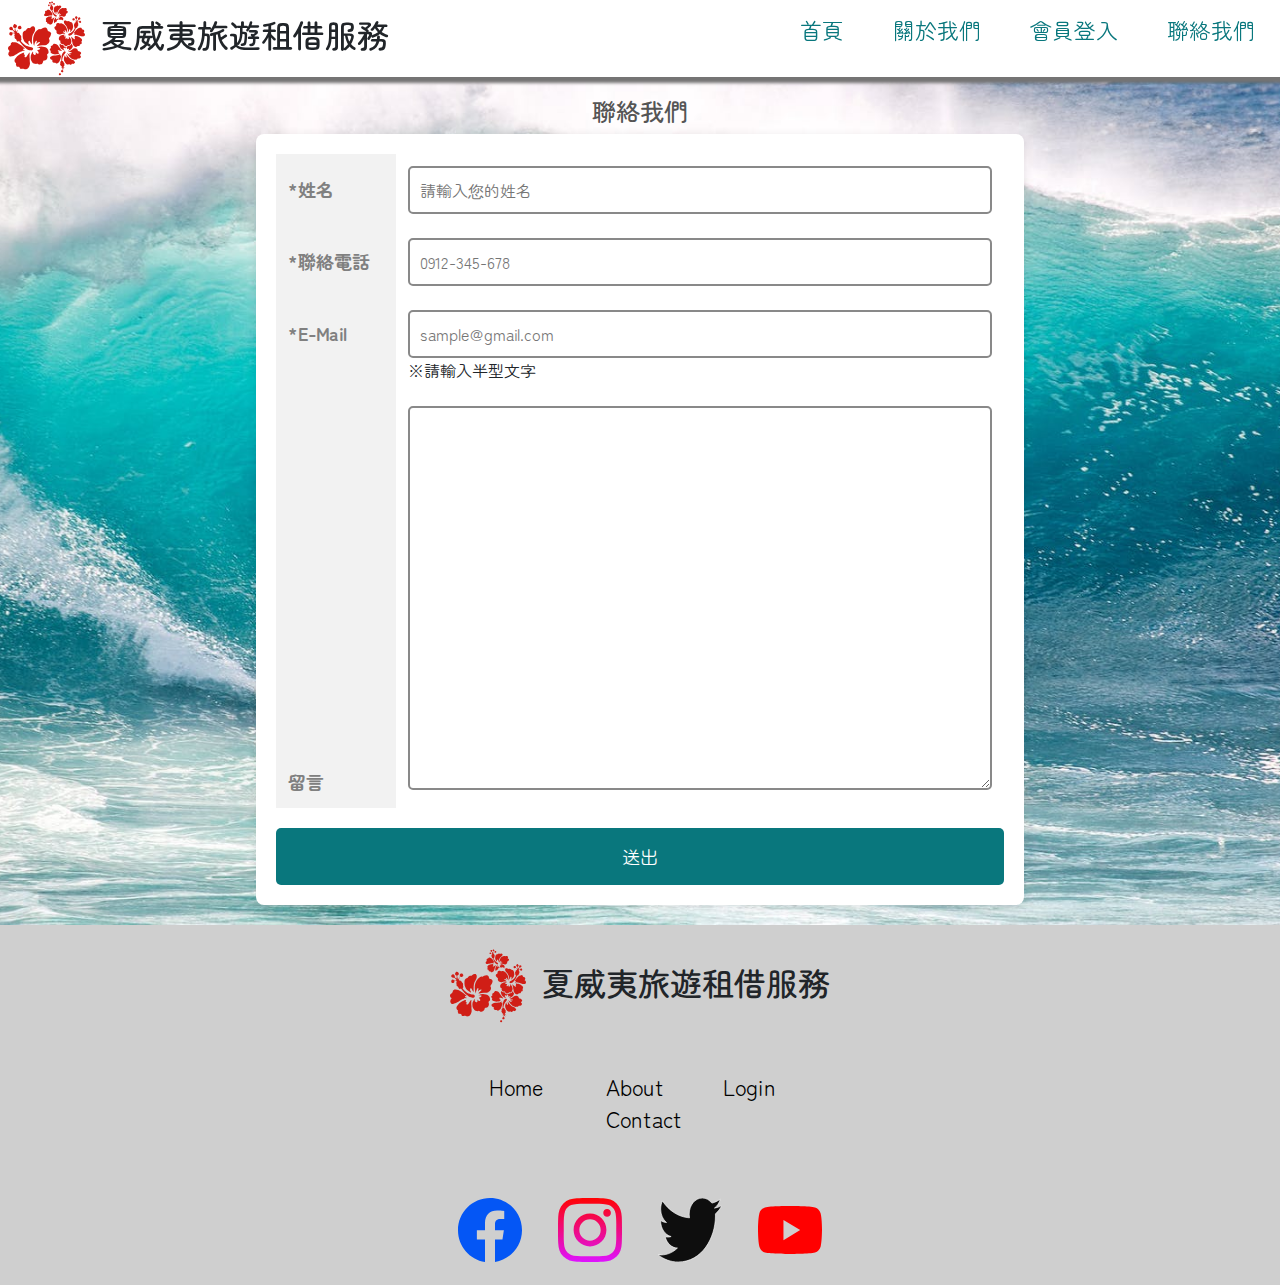
<file: contact.html>
<!DOCTYPE html>
<html lang="zh">

<head>
    <meta charset="UTF-8">
    <meta name="viewport" content="width=device-width, initial-scale=1.0">
    <meta name=description content="">
    <meta name=keywords content="">
    <meta property=og:image content="">
    <meta property=og:url content="">
    <meta property=og:title content="">
    <title>夏威夷旅遊租借服務｜夏威夷最方便快速的旅遊出租服務網</title>
    <!-- google fonst 字型 搭配CSS-->
    <link rel="preconnect" href="https://fonts.googleapis.com">
    <link rel="preconnect" href="https://fonts.gstatic.com" crossorigin>
    <link href="https://fonts.googleapis.com/css2?family=Zen+Maru+Gothic:wght@300;400;500;700;900&display=swap"
        rel="stylesheet">
    <link rel="stylesheet" href="./style/style.css">
    <link rel="stylesheet" href="./myall.css">
    <link rel="stylesheet" href="./bootstrap.min.css">
    <style>
        /* 設定頁面基本字體和間距 */
        /* body {
            font-family: 'Arial', sans-serif;
            margin: 0;
            padding: 0;
            background-color: #f7f7f7;
            color: #333;
        } */

        /* 標題樣式 */
        h2 {
            text-align: center;
            font-size: 24px;
            color: #555;
            margin-top: 20px;
        }

        /* 表單容器 */
        form {
            margin: 0 auto;
            width: 60%;
            background-color: #fff;
            padding: 20px;
            border-radius: 8px;
            box-shadow: 0 2px 10px rgba(0, 0, 0, 0.1);
            margin-bottom: 20px;
        }

        /* 表格樣式 */
        .contact {
            width: 100%;
            /* border-collapse: collapse; */
            margin-bottom: 20px;
        }

        .contact th,.contact td {
            padding: 12px;
            text-align: left;
        }

        .contact th {
            width: 120px;
            background-color: #f2f2f2;
            font-weight: bolder;
            color: #808080;
            font-size: 18px;
        }

        .contact td input,
        .contact td textarea {
            width: 100%;
            padding: 10px;
            border: 2px solid #898989;
            border-radius: 5px;
            font-size: 16px;
        }

        /* .contact td textarea {
            resize: vertical;
        } */

        .btn {
            display: block;
            width: 100%;
            padding: 15px;
            background-color: #09777d;
            color: white;
            font-size: 18px;
            border: none;
            border-radius: 5px;
            cursor: pointer;
            /* transition: background-color 0.3s ease; */
        }

        /* .btn:hover {
            background-color: #45a049;
        }

        .btn:active {
            background-color: #3e8e41;
        } */

        /* 響應式設計：當螢幕小於768px時調整表單寬度 */
        @media (max-width: 768px) {
            form {
                width: 90%;
            }
        }
    </style>

</head>

<body>
    <header>
        <div class="logo">
            <img src="./Icons/black logo.svg" alt="Logo">
            <h1>夏威夷旅遊租借服務</h1>
        </div>

        <nav>
            <ul>
                <li><a href="index.html">首頁</a></li>
                <li><a href="about.html">關於我們</a></li>
                <li><a href="member.html">會員登入</a></li>
                <li><a href="contact.html">聯絡我們</a></li>
            </ul>
        </nav>
    </header>

    <main>
        <section class="backImage">
            <h2>聯絡我們</h2>
            <form action="#">
                <table class="contact">
                    <tr>
                        <th>*姓名</th>
                        <td>
                            <input type="text" name="name" placeholder="請輸入您的姓名" required>
                        </td>
                    </tr>
                    <tr>
                        <th>*聯絡電話</th>
                        <td>
                            <input type="tel" name="tel"  placeholder="0912-345-678" required>
                        </td>
                    </tr>
                    <tr>
                        <th>*E-Mail</th>
                        <td>
                            <input type="email" name="email" placeholder="sample@gmail.com" required>※請輸入半型文字
                        </td>
                    </tr>
                    <tr>
                        <th>留言</th>
                        <td><textarea name="message" rows="15" cols="45"></textarea></td>
                    </tr>
                </table>
                <button type="submit" class="btn">送出</button>
            </form>
        </section>
    </main>

    <footer>
        <div class="logo">
            <img src="./Icons/black logo.svg" alt="Logo">
            <h1>夏威夷旅遊租借服務</h1>
        </div>

        <nav>
            <ul>
                <li><a href="index.html">Home</a></li>
                <li><a href="about.html">About</a></li>
                <li><a href="member.html">Login</a></li>
                <li><a href="contact.html">Contact</a></li>
            </ul>
        </nav>

        <section class="links">
            <a href="#"><img src="./Icons/facebook.svg" alt="facebook"></a>
            <a href="#"><img src="./Icons/instagram.svg" alt="instagram"></a>
            <a href="#"><img src="./Icons/twitter.svg" alt="twitter"></a>
            <a href="#"><img src="./Icons/youtube.svg" alt="youtube"></a>
        </section>
    </footer>
</body>

</html>
</file>
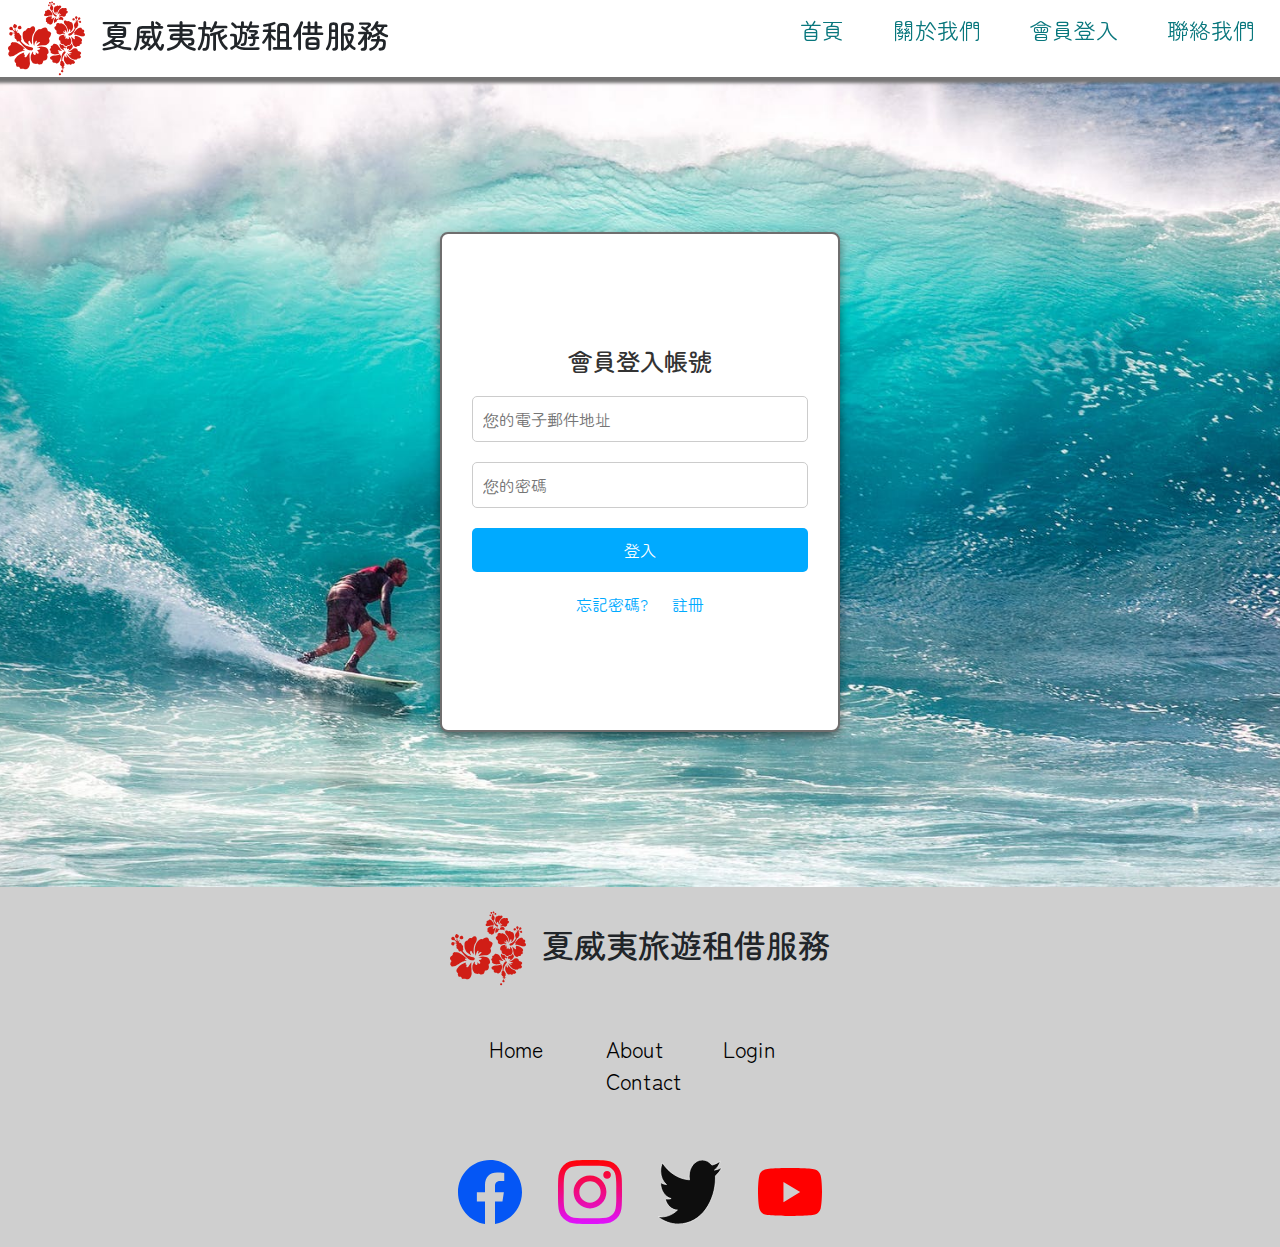
<file: member.html>
<!DOCTYPE html>
<html lang="zh">

<head>
    <meta charset="UTF-8">
    <meta name="viewport" content="width=device-width, initial-scale=1.0">
    <meta name=description content="">
    <meta name=keywords content="">
    <meta property=og:image content="">
    <meta property=og:url content="">
    <meta property=og:title content="">
    <title>夏威夷旅遊租借服務｜夏威夷最方便快速的旅遊出租服務網</title>
    <!-- google fonst 字型 搭配CSS-->
    <link rel="preconnect" href="https://fonts.googleapis.com">
    <link rel="preconnect" href="https://fonts.gstatic.com" crossorigin>
    <link href="https://fonts.googleapis.com/css2?family=Zen+Maru+Gothic:wght@300;400;500;700;900&display=swap"
        rel="stylesheet">
    <link rel="stylesheet" href="./style/style.css">
    <link rel="stylesheet" href="./myall.css">
    <link rel="stylesheet" href="./bootstrap.min.css">
    <style>
        main {
            display: flex;
            justify-content: center;
            align-items: center;
            height: 90vh;
            padding: 0;
        }

        .container {
            background-color: #ffffff;
            padding: 30px;
            border: 2px solid #6e6e6e;
            border-radius: 8px;
            box-shadow: 0 4px 10px rgba(0, 0, 0, 0.5);
            width: 100%;
            max-width: 400px;
            height: 500px;
            display: flex;
            flex-direction: column;
            justify-content: center;
            align-items: center;
        }

        h1.lgd {
            font-size: 24px;
            margin-bottom: 10px;
            color: #333;
            text-align: center;
        }

        p {
            font-size: 14px;
            color: #666;
            text-align: center;
            margin-bottom: 20px;
        }

        input[type="text"],
        input[type="password"],
        input[type="submit"] {
            width: 100%;
            padding: 10px;
            margin: 10px 0;
            font-size: 16px;
            border: 1px solid #ccc;
            border-radius: 5px;
        }

        input[type="submit"] {
            background-color: #00aaff;
            color: white;
            border: none;
            cursor: pointer;
        }

        input[type="submit"]:hover {
            background-color: #0077cc;
        }

        #sign {
            text-align: center;
            margin-top: 10px;
        }

        #sign a {
            color: #00aaff;
            text-decoration: none;
            margin: 0 10px;
        }

        #sign a:hover {
            text-decoration: underline;
        }

        @media (max-width: 768px) {
            .container {
                padding: 20px;
            }

            h1.lgd {
                font-size: 20px;
            }
        }
    </style>

</head>

<body>
    <header>
        <div class="logo">
            <img src="./Icons/black logo.svg" alt="Logo">
            <h1>夏威夷旅遊租借服務</h1>
        </div>

        <nav>
            <ul>
                <li><a href="index.html">首頁</a></li>
                <li><a href="about.html">關於我們</a></li>
                <li><a href="member.html">會員登入</a></li>
                <li><a href="contact.html">聯絡我們</a></li>
            </ul>
        </nav>
    </header>

    <main>
        <section class="backImage">
            <!--login會員登入-->
            <form class="login">
                <div id="right" class="container">
                    <fieldset>
                        <h1 class="lgd">會員登入帳號</h1>
                        <!-- 用戶名輸入框 -->
                        <input type="text" id="username" name="username" class="username_email" placeholder="您的電子郵件地址"
                            required>

                        <!-- 密碼輸入框 -->
                        <input type="password" id="password" name="password" class="password1" placeholder="您的密碼"
                            required>

                        <!-- 登入按鈕 -->
                        <input type="submit" value="登入" class="btn" id="submit">

                        <!-- 忘記密碼、註冊鏈接 -->
                        <div id="sign">
                            <a href="#" id="member_btn">忘記密碼?</a>
                            <a href="#" id="register">註冊</a>
                        </div>
                    </fieldset>
                </div>
            </form>
        </section>
    </main>
    <footer>
        <div class="logo">
            <img src="./Icons/black logo.svg" alt="Logo">
            <h1>夏威夷旅遊租借服務</h1>
        </div>

        <nav>
            <ul>
                <li><a href="index.html">Home</a></li>
                <li><a href="about.html">About</a></li>
                <li><a href="member.html">Login</a></li>
                <li><a href="contact.html">Contact</a></li>
            </ul>
        </nav>

        <section class="links">
            <a href="#"><img src="./Icons/facebook.svg" alt="facebook"></a>
            <a href="#"><img src="./Icons/instagram.svg" alt="instagram"></a>
            <a href="#"><img src="./Icons/twitter.svg" alt="twitter"></a>
            <a href="#"><img src="./Icons/youtube.svg" alt="youtube"></a>
        </section>
    </footer>
    <script src="./js/bootstrap.bundle.min.js"></script>
</body>

</html>
</file>
<file: myall.css>
/* 字型連結 */
@import url('https://fonts.googleapis.com/css2?family=IBM+Plex+Sans+JP&family=Klee+One&family=Noto+Sans+HK:wght@100..900&family=Noto+Sans+TC:wght@100..900&family=Yusei+Magic&display=swap');

:root{
    --mycolor01:#499360;
    --mycolor02:#ffd954;
    --mycolor03:#bd8162;
    --mycolor04:#d92139;
    --mycolor05:#fe7773;
    --mycolor06:#a13e97;
    --mycolor07:#0359ae;
    --mycolor08:#b2a59f;
    --mycolor09:#ae4981;
    --mycolor10:#14b09b;
    --mycolor11:#ffffff;
    --mycolor12:#000000;  /* 01-12為自己配色 */
    --mycolor13:#4A6FA5;  /* 柔和的海藍色 */
    --mycolor14:#FFF4E6;  /* 柔和的淡杏色 */
    --mycolor15:#F9E2AE;  /* 柔和的金黃色 */
    --mycolor16:#F4B393;  /* 柔和的銅橙色 */
    --mycolor17:#F08080;  /* 柔和的珊瑚紅色 */
    --mycolor18:#59708A;  /* 柔和的藍灰色 */
    --mycolor19:#748CAB;  /* 柔和的鉛灰藍色 */
    --mycolor20:#A8D5E2;  /* 柔和的天藍色 */
    --mycolor21:#BBA0D4;  /* 柔和的淡紫色 */
    --mycolor22:#A7D8C8;  /* 柔和的綠松石色 */
    --mycolor23:#E58C8A;  /* 柔和的玫瑰紅色 */
    --mycolor24:#FFD89B;  /* 柔和的橙杏色 */
    
    /* 背景色 */
    --background-light:#F0F4F8;  /* 柔和的淺灰白色，適合作為淺色背景 */
    --background-dark:#2D3E50;   /* 柔和的深灰藍色，適合作為深色背景 */
    
    /* 文字色 */
    --text-dark:#1A1A1A;  /* 深灰黑色，適合淺色背景上的主要文字 */
    --text-light:#FFFFFF; /* 純白色，適合深色背景上的主要文字 */
    --text-muted:#7A869A; /* 柔和的灰藍色，用於次要文字或提示文字 */
}
/* 自行定義背景色 */
.bg-color01{background-color: var(--mycolor13);}
.bg-color02{background-color: var(--mycolor14);}
.bg-color03{background-color: var(--mycolor15);}
.bg-color04{background-color: var(--mycolor16);}
.bg-color05{background-color: var(--mycolor17);}
.bg-color06{background-color: var(--mycolor18);}
.bg-color07{background-color: var(--mycolor19);}
.bg-color08{background-color: var(--mycolor20);}
.bg-color09{background-color: var(--mycolor21);}
.bg-color010{background-color:var(--mycolor22);}
.bg-color11{background-color: var(--mycolor23);}
.bg-color12{background-color: var(--mycolor24);}


/* 自行定義漸層配色 */
/* 清新蓝绿渐变 */
.l-g1 { background-image: linear-gradient( rgba(100, 210, 255, 0.2), rgba(0, 150, 136, 0.2));}
/* 温暖橙红渐变: */
.l-g2{ background-image: linear-gradient(rgba(255, 94, 77, 0.2), rgba(255, 215, 0, 0.2));}
/* 梦幻紫蓝渐变: */
.l-g3{ background-image: linear-gradient(rgba(102, 51, 153, 0.2), rgba(153, 102, 255, 0.2));}
/* 柔和粉紫渐变: */
.l-g4{background-image: linear-gradient(rgba(255, 182, 193, 0.2), rgba(221, 160, 221, 0.2));}
/* 自定义粉紫渐变 */
.l-g5 {background-image: linear-gradient(rgba(255, 150, 200, 0.5), rgba(200, 150, 255, 0.5));}
/* 自定义紫蓝渐变 */
.l-g6 {background-image: linear-gradient(rgba(80, 0, 160, 0.5), rgba(150, 0, 255, 0.5));}
/* 自定义橙红渐变 */
.l-g7 {background-image: linear-gradient(rgba(255, 100, 50, 0.5), rgba(255, 180, 50, 0.5));}
/* 自定义蓝绿色渐变 */
.l-g1 {background-image: linear-gradient(rgba(70, 200, 255, 0.5), rgba(0, 120, 90, 0.5));}


/* 文字粗細 */
.fw-100{
    font-weight:100;
}
.fw-200{
    font-weight:200;
}
.fw-300{
    font-weight:300;
}
.fw-400{
    font-weight:400;
}
.fw-500{
    font-weight:500;
}
.fw-600{
    font-weight:600;
}
.fw-700{
    font-weight:700;
}
.fw-800{
    font-weight:800;
}
.fw-900{
    font-weight:900;
}

.bg-cover {
    background-position: center center;
    background-size: cover;
}
</file>
<file: style/style.css>
@charset "UTF-8";
/* http://meyerweb.com/eric/tools/css/reset/ 
   v2.0 | 20110126
   License: none (public domain)
*/
html,
body,
div,
span,
applet,
object,
iframe,
h1,
h2,
h3,
h4,
h5,
h6,
p,
blockquote,
pre,
a,
abbr,
acronym,
address,
big,
cite,
code,
del,
dfn,
em,
img,
ins,
kbd,
q,
s,
samp,
small,
strike,
strong,
sub,
sup,
tt,
var,
b,
u,
i,
center,
dl,
dt,
dd,
ol,
ul,
li,
fieldset,
form,
label,
legend,
table,
caption,
tbody,
tfoot,
thead,
tr,
th,
td,
article,
aside,
canvas,
details,
embed,
figure,
figcaption,
footer,
header,
hgroup,
menu,
nav,
output,
ruby,
section,
summary,
time,
mark,
audio,
video {
  margin: 0;
  padding: 0;
  border: 0;
  font-size: 100%;
  font: inherit;
  vertical-align: baseline;
}

/* HTML5 display-role reset for older browsers */
article,
aside,
details,
figcaption,
figure,
footer,
header,
hgroup,
menu,
nav,
section {
  display: block;
}

body {
  line-height: 1;
}

ol,
ul {
  list-style: none;
}

blockquote,
q {
  quotes: none;
}

blockquote:before,
blockquote:after,
q:before,
q:after {
  content: "";
  content: none;
}

table {
  border-collapse: collapse;
  border-spacing: 0;
}

body {
  font-family: "Zen Maru Gothic", serif !important;
  font-weight: 900;
  font-style: normal;
}

header {
  display: flex;
  flex-wrap: wrap;
  align-items: center;
  position: sticky;
  top: 0;
  z-index: 1;
  background-color: #fff;
  box-shadow: 0 3px 3px 3px #757474;
}
header div.logo {
  display: flex;
  align-items: center;
  flex: 5 1 400px;
}
header img {
  width: 6vw;
  height: 6vw;
  margin-left: 0.5rem;
}
header h1 {
  margin-left: 1rem;
  font-size: 2rem;
}
header nav {
  flex: 2 1 400px;
}
header nav ul {
  display: flex;
  justify-content: space-around;
}
header nav ul li a {
  color: #09777d;
  text-decoration: none;
  font-size: 1.35rem;
}

main section.backImage {
  min-height: 90vh;
  width: 100%;
  background-image: url(../Pictures/pexels-photo-416676.jpeg);
  background-size: cover;
  background-position: center;
  position: relative;
  z-index: 0;
  display: flex;
  flex-direction: column;
  justify-content: center;
  align-items: center;
  text-align: center;
}
main section.backImage h3 {
  font-size: 3.5rem;
  font-weight: 500;
  color: white;
  letter-spacing: 0.05em;
  /* 字母間距 */
  line-height: 1.5;
  /* 行高 */
  margin-bottom: 3rem;
  /* 調整與按鈕的間距 */
}
main section.backImage button.start {
  background-color: #3bf0e5;
  padding: 1rem 2rem;
  font-size: 1.8rem;
  color: white;
  border: none;
  border-radius: 1rem;
  cursor: pointer;
}
main section.backImage div.filter {
  background-color: rgba(0, 0, 0, 0.2);
  width: 100%;
  min-height: 90vh;
  position: absolute;
  top: 0;
  z-index: -1;
}
main section.second {
  display: flex;
  flex-direction: column;
  align-items: center;
  text-align: center;
}
main section.second h2 {
  font-size: 2rem;
  margin: 2rem 0rem;
}
main section.second h2 span {
  line-height: 2;
}
main section.second section.cards {
  display: flex;
  width: 80%;
  min-height: 80vh;
  flex-wrap: wrap;
}
main section.second section.cards div.card {
  display: flex;
  flex-direction: column;
  align-items: center;
  justify-content: space-around;
  padding: 1rem;
  flex: 1 1 300px;
}
main section.second section.cards div.card div.image-container {
  overflow: hidden;
  width: 15vw;
  height: 15vw;
  border-radius: 50%;
}
main section.second section.cards div.card div.image-container img {
  transition: all 0.2s;
  width: 15vw;
  height: 15vw;
  border-radius: 50%;
}
main section.second section.cards div.card div.image-container img:hover {
  transform: scale(1.2);
}
main section.second section.cards div.card h4 {
  font-size: 2rem;
  margin: 1rem 0rem;
}
main section.second section.cards div.card p {
  font-size: 1.25rem;
  line-height: 1.5;
}
main section.second section.cards div.card a {
  text-decoration: none;
  padding: 1rem 2.5rem;
  background-color: #09777d;
  color: white;
  font-size: 1.25rem;
  margin: 1rem 0rem;
}

footer {
  display: flex;
  flex-direction: column;
  align-items: center;
  min-height: 40vh;
  justify-content: space-around;
  background-color: rgb(207, 207, 207);
}
footer div.logo {
  display: flex;
  align-items: center;
}
footer div.logo img {
  width: 6vw;
  height: 6vw;
}
footer div.logo h1 {
  margin-left: 1rem;
  font-size: 2rem;
}
footer nav {
  width: 30%;
}
footer nav ul {
  display: flex;
  width: 100%;
  justify-content: space-around;
  flex-wrap: wrap;
}
footer nav ul li {
  flex-basis: 100px;
}
footer nav ul li a {
  color: black;
  font-size: 1.35rem;
  text-decoration: none;
}
footer section.links a {
  margin: 0rem 1rem;
}
footer section.links a img {
  width: 5vw;
  height: 5vw;
}

@media (max-width: 550px) {
  header div.logo {
    margin-left: 0.5rem;
  }
  header div.logo img {
    width: 15vw;
    height: 15vw;
    margin-left: 0.5rem;
  }
  header div.logo h1 {
    margin-left: 1rem;
    font-size: 1.3rem;
  }
  footer div.logo img {
    width: 15vw;
    height: 15vw;
  }
  footer section.links {
    margin-top: 1rem;
  }
  footer section.links a img {
    width: 10vw;
    height: 10vw;
  }
}
@media screen and (max-width: 700px) {
  main section.second section.cards div.card img {
    width: 40vw;
    height: 40vw;
  }
}
/* width */
::-webkit-scrollbar {
  width: 10px;
}

/* Track */
::-webkit-scrollbar-track {
  background: #f1f1f1;
}

/* Handle */
::-webkit-scrollbar-thumb {
  background: #09777d;
}

/* Handle on hover */
::-webkit-scrollbar-thumb:hover {
  background: #09777d;
}/*# sourceMappingURL=style.css.map */
</file>
